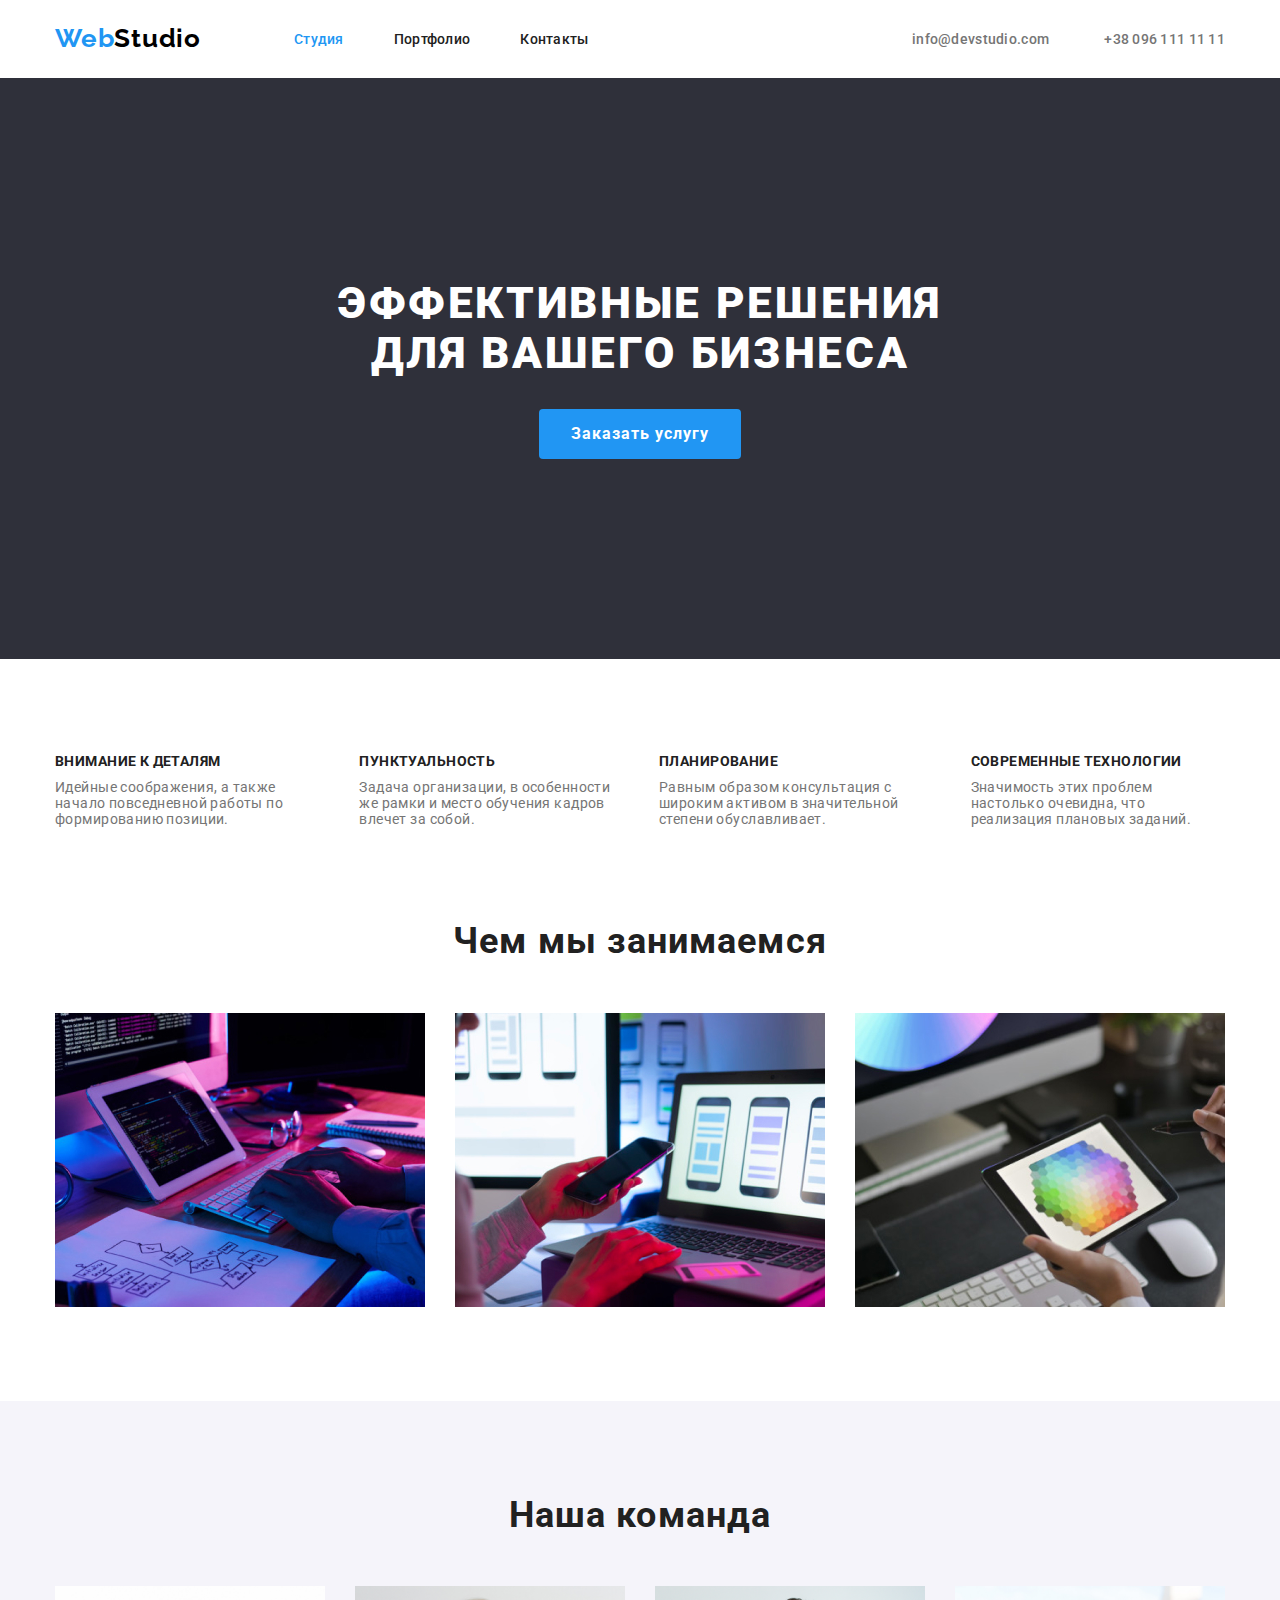
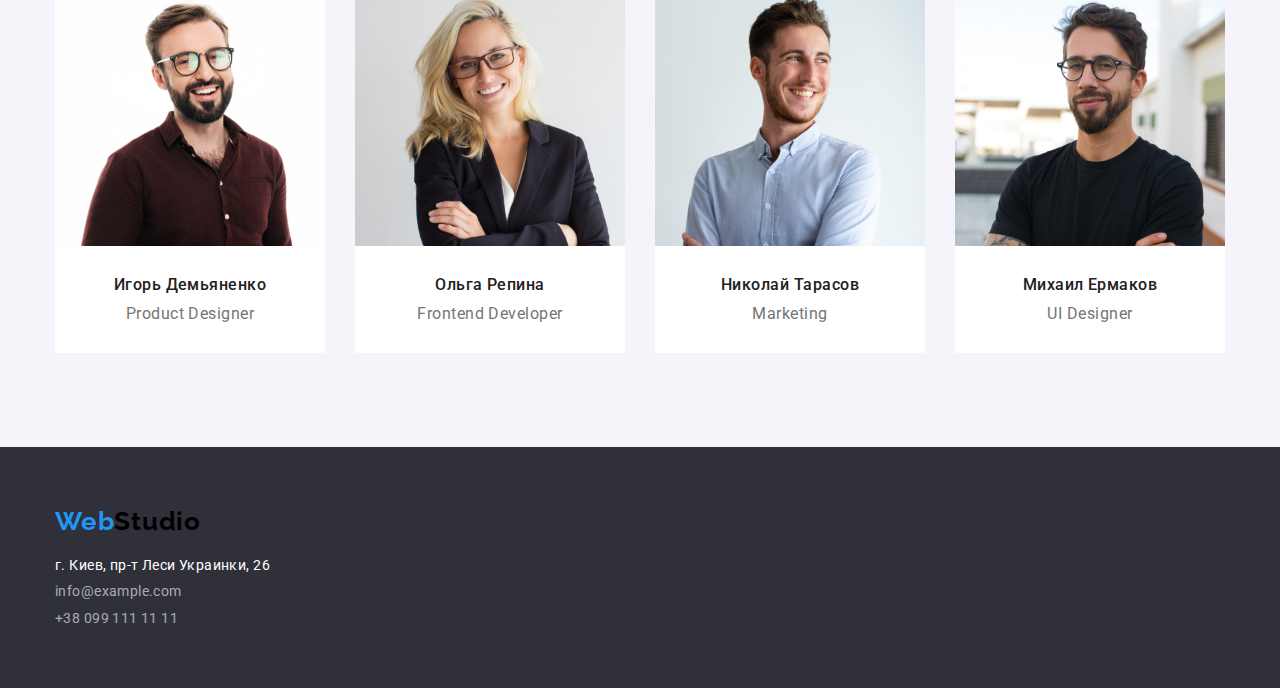
<file: index.html>
<!DOCTYPE html>
<html lang="ru">
<head>
    <meta charset="UTF-8">
    <meta name="viewport" content="width=device-width, initial-scale=1.0">
    <title>Web Studio</title>
    <link rel="stylesheet" href="https://cdnjs.cloudflare.com/ajax/libs/modern-normalize/1.0.0/modern-normalize.min.css">
    <link rel="stylesheet" href="./css/styles.css">
    <link rel="preconnect" href="https://fonts.gstatic.com">
    <link 
        href="https://fonts.googleapis.com/css2?family=Raleway:wght@700&family=Roboto:wght@400;500;700;900&display=swap" 
        rel="stylesheet">
</head>

<body class="page">
    <header class="header">
        <div class="container">
            <a class="logo" href="./index.html" aria-label="логотип сайта"><span class="logo-accent">Web</span>Studio</a>
            <nav class="site-nav">
                <ul class="menu-list">
                    <li class="menu-list-item">
                        <a class="menu-list-link current" href="#">Студия</a>
                    </li>
                    <li class="menu-list-item">
                        <a class="menu-list-link" href="./portfolio.html">Портфолио</a>
                    </li>
                    <li class="menu-list-item">
                        <a class="menu-list-link" href="#">Контакты</a>
                    </li>
                </ul>
            </nav>
            <address class="address">
                <a class="contact-mail" href="mailto:info@devstudio.com">info@devstudio.com</a>
                <a class="contact-phone" href="tel:+380961111111">+38 096 111 11 11</a>
            </address>
        </div>
    </header>
    
    <main>
        <!-- HERO -->
        <section class="hero">
            <div class="container">
                <p class="hero-title"> Эффективные решения <br /> 
                    для вашего бизнеса</p>
                <button class="modal-btn" type="button">Заказать услугу</button>
            </div>
        </section>

        <!-- FEATURES -->
        <section class="features">
            <div class="container">
                <ul class="features-title">
                <li class="features-title-item">
                    <h3 class="features-subtitle">Внимание к деталям</h3>
                    <p class="features-subtitle-text">Идейные соображения, а также начало повседневной работы по формированию позиции.</p>
                </li>
                <li class="features-title-item">
                    <h3 class="features-subtitle">Пунктуальность</h3>
                    <p class="features-subtitle-text">Задача организации, в особенности же рамки и место обучения кадров влечет за собой.</p>
                </li>
                <li class="features-title-item">
                    <h3 class="features-subtitle">Планирование</h3>
                    <p class="features-subtitle-text">Равным образом консультация с широким активом в значительной степени обуславливает.</p>
                </li>
                <li class="features-title-item">
                    <h3 class="features-subtitle">Современные технологии</h3>
                    <p class="features-subtitle-text">Значимость этих проблем настолько очевидна, что реализация плановых заданий.</p>
                </li>
            </ul>
            </div>
        </section>

        <!-- ABOUT -->
        <section class="about">
            <div class="container">
                <h2 class="title">Чем мы занимаемся</h2>
                <ul class="about-list">
                    <li class="about-list-item">
                        <img class="about-list-img" src="./images/about/about-img-1.jpg" alt="набор текста на клавиатуре" width="370" height="294">
                    </li>
                    <li class="about-list-item">
                        <img class="about-list-img" src="./images/about/about-img-2.jpg" alt="ввод данных с телефона" width="370" height="294">
                    </li>
                    <li class="about-list-item">
                        <img class="about-list-img" src="./images/about/about-img-3.jpg" alt="выбор цветов на планшете" width="370" height="294">
                    </li>
                </ul>
            </div>
        </section>

        <!-- TEAM -->
        <section class="team">
            <div class="container">
                <h2 class="title">Наша команда</h2>
                <ul class="team-list">
                    <li class="team-list-item">
                        <img class="team-list-img" src="./images/team/team-img-1.jpg" alt="фото мужчины в очках 1" width="270" height="260">
                    <div class="team-content">
                        <h3 class="team-name">Игорь Демьяненко</h3>
                        <p class="team-name-desc">Product Designer</p>
                    </div>
                    </li>
                    <li class="team-list-item">
                        <img class="team-list-img" src="./images/team/team-img-2.jpg" alt="фото женщины в очках" width="270" height="260">
                    <div class="team-content">
                        <h3 class="team-name">Ольга Репина</h3>
                        <p class="team-name-desc">Frontend Developer</p>
                    </div>
                    </li>
                    <li class="team-list-item">
                        <img class="team-list-img" src="./images/team/team-img-3.jpg" alt="фото мужчины 2" width="270" height="260">
                    <div class="team-content">
                        <h3 class="team-name">Николай Тарасов</h3>
                        <p class="team-name-desc">Marketing</p>
                    </div>
                    </li>
                    <li class="team-list-item">
                        <img class="team-list-img" src="./images/team/team-img-4.jpg" alt="фото мужчины в очках 3" width="270" height="260">
                    <div class="team-content">
                        <h3 class="team-name">Михаил Ермаков</h3>
                        <p class="team-name-desc">UI Designer</p>
                    </div>
                    </li>
                </ul>
            </div>
            
        </section>
    </main>

    <footer class="footer">
        <!-- CONTACTS -->
        <div class="container">
            <a class="logo" href="./index.html" aria-label="логотип сайта"><span class="logo-accent">Web</span>Studio</a>
            <address class="address">
                <p class="address-text">г. Киев, пр-т Леси Украинки, 26</p>
                <ul class="address-title">
                    <li class="address-item">
                        <a class="contact-list" href="mailto:info@example.com">info@example.com</a>
                    </li>
                    <li class="address-item">
                        <a class="contact-list" href="tel:+380991111111">+38 099 111 11 11</a>
                    </li>
                </ul>
            </address>
        </div>
    </footer>
</body>
</html>
</file>
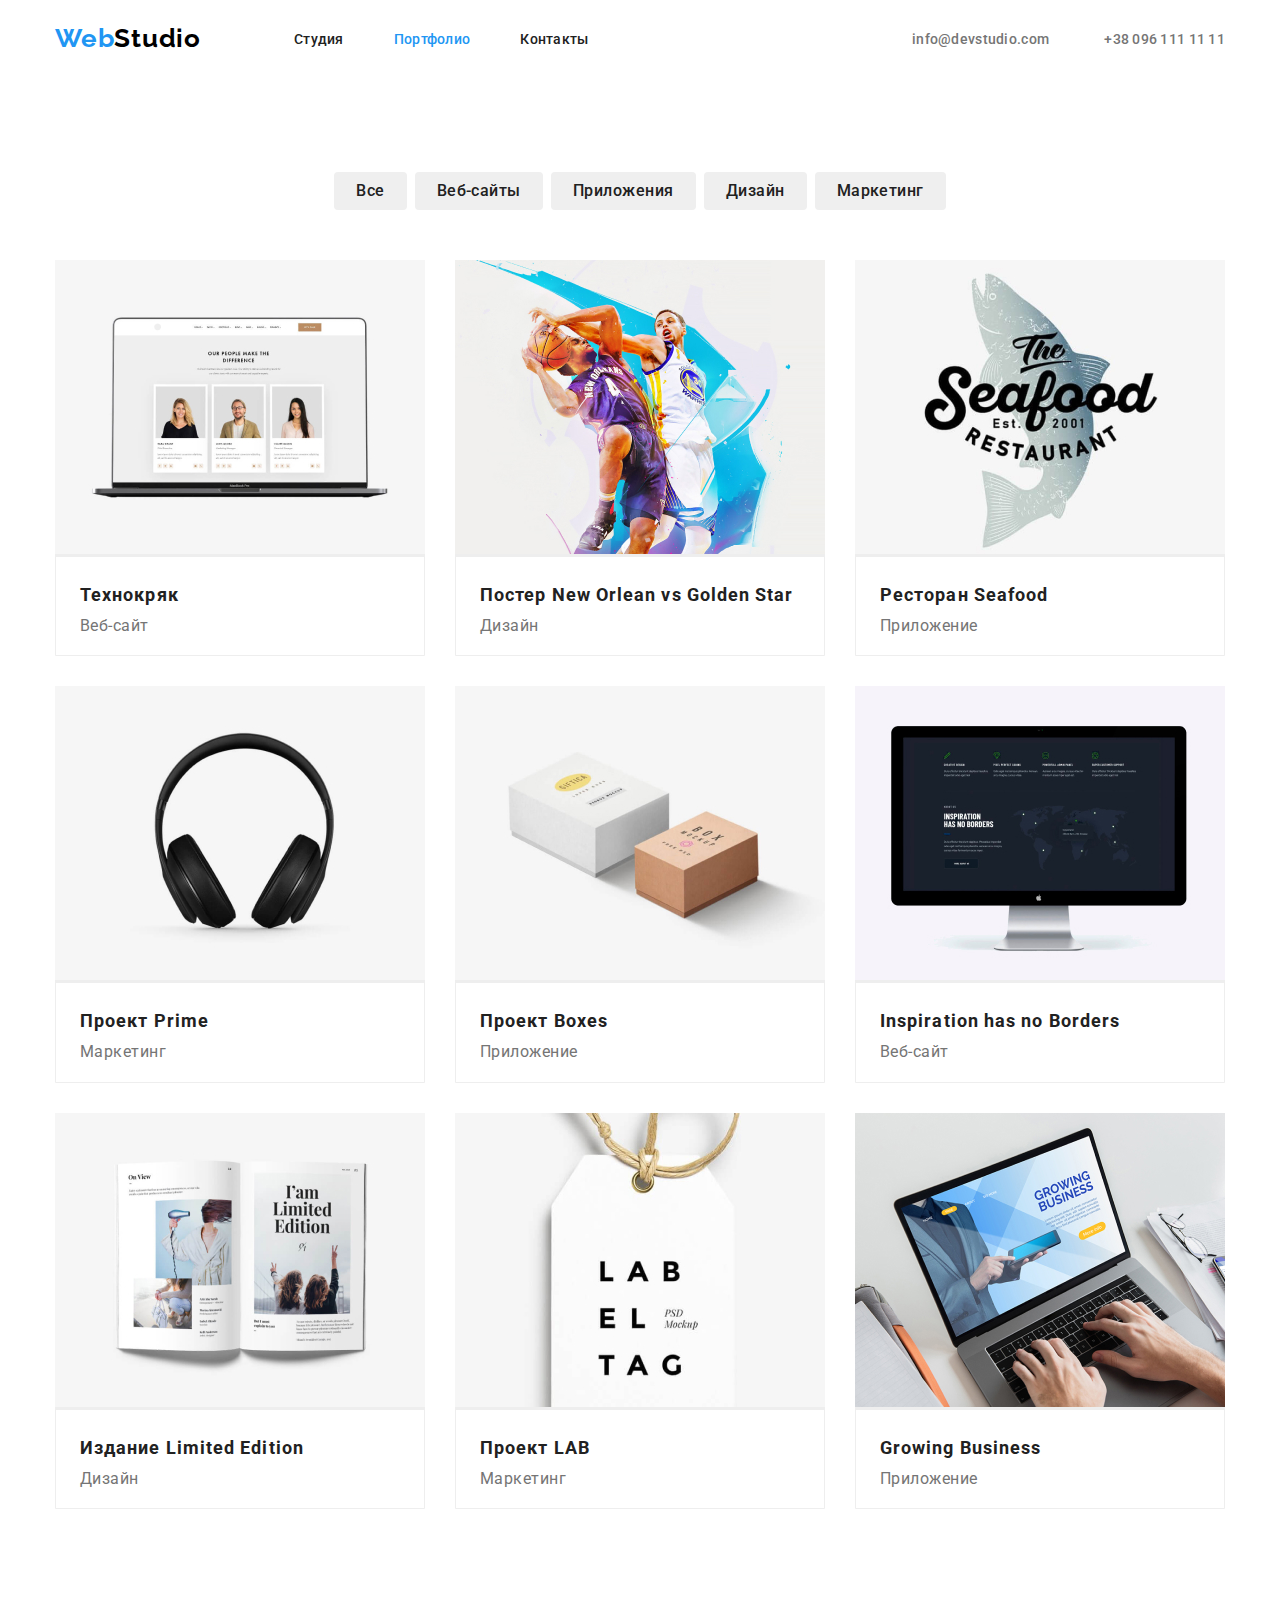
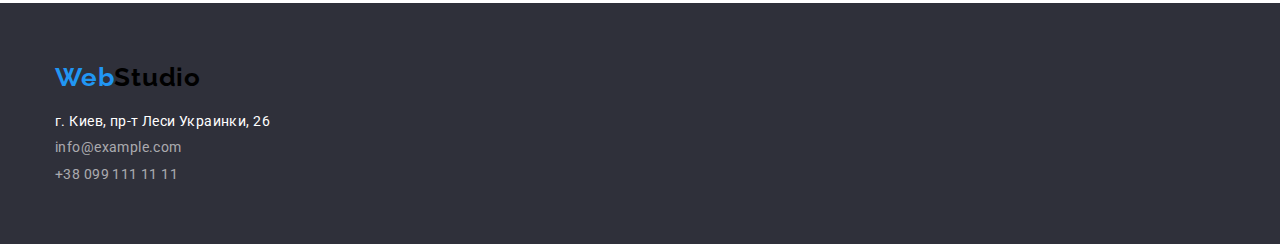
<file: portfolio.html>
<!DOCTYPE html>
<html lang="ru">
<head>
    <meta charset="UTF-8">
    <meta name="viewport" content="width=device-width, initial-scale=1.0">
    <title>Portfolio</title>
    <link rel="stylesheet" href="https://cdnjs.cloudflare.com/ajax/libs/modern-normalize/1.0.0/modern-normalize.min.css">
    <link rel="stylesheet" href="./css/styles.css">
    <link rel="preconnect" href="https://fonts.gstatic.com">
    <link 
        href="https://fonts.googleapis.com/css2?family=Raleway:wght@700&family=Roboto:wght@400;500;700;900&display=swap" 
        rel="stylesheet">
</head>

<body class="page">
    <header class="header">
        <div class="container">
            <a class="logo" href="./index.html" aria-label="логотип сайта">
            <span class="logo-accent">Web</span>Studio</a>
            <nav class="site-nav">
                <ul class="menu-list">
                    <li class="menu-list-item">
                        <a class="menu-list-link" href="./index.html">Студия</a>
                    </li>
                    <li class="menu-list-item">
                        <a class="menu-list-link current" href="#">Портфолио</a>
                    </li>
                    <li class="menu-list-item">
                        <a class="menu-list-link" href="#">Контакты</a>
                    </li>
                </ul>
            </nav>
            <address class="address">
                <a class="contact-mail" href="mailto:info@devstudio.com">info@devstudio.com</a>
                <a class="contact-phone" href="tel:+380961111111">+38 096 111 11 11</a>
            </address>
        </div>
    </header>

    <main>
        <!--PROJECTS-->
        <section class="projects">
            <div class="container-projects">
                <ul class="filter-title items">
                    <li class="filter-item">
                        <button class="filter-btn" type="button">Все</button>
                    </li>
                    <li class="filter-item">
                        <button class="filter-btn" type="button">Веб-сайты</button>
                    </li>
                    <li class="filter-item">
                        <button class="filter-btn" type="button">Приложения</button>
                    </li>
                    <li class="filter-item">
                        <button class="filter-btn" type="button">Дизайн</button>
                    </li>
                    <li class="filter-item">
                        <button class="filter-btn" type="button">Маркетинг</button>
                    </li>
                </ul>
            
                <ul class="portfolio-title items">
                    <li class="projects-list">                    
                        <img src="./images/projects/project-img.jpg" alt="изображение сайта на ноутбуке" width="370" height="294">
                        <div class="card">
                            <h3 class="project-title">Технокряк</h3>
                            <a class="project-text" href="#">Веб-сайт</a>
                        </div>
                    </li>
                    
                    <li class="projects-list">
                        <img src="./images/projects/project-img-1.jpg" alt="два баскетболиста" width="370" height="294">
                        <div class="card">
                            <h3 class="project-title">Постер New Orlean vs Golden Star</h3>
                            <a class="project-text" href="#">Дизайн</a>
                        </div>
                    </li>
                    
                    <li class="projects-list">
                        <img src="./images/projects/project-img-2.jpg" alt="логотип ресторана" width="370" height="294">
                        <div class="card">
                            <h3 class="project-title">Ресторан Seafood</h3>
                            <a class="project-text" href="#">Приложение</a>
                        </div>
                    </li>
                    
                    <li class="projects-list">
                        <img src="./images/projects/project-img-3.jpg" alt="наушники" width="370" height="294">
                        <div class="card">
                            <h3 class="project-title">Проект Prime</h3>
                            <a class="project-text" href="#">Маркетинг</a>
                        </div>
                    </li>
                    
                    <li class="projects-list">
                        <img src="./images/projects/project-img-4.jpg" alt="две коробки" width="370" height="294">
                        <div class="card">
                            <h3 class="project-title">Проект Boxes</h3>
                            <a class="project-text" href="#">Приложение</a>
                        </div>
                    </li>
                    
                    <li class="projects-list">
                        <img src="./images/projects/project-img-5.jpg" alt="монитор" width="370" height="294">
                        <div class="card">
                            <h3 class="project-title">Inspiration has no Borders</h3>
                            <a class="project-text" href="#">Веб-сайт</a>
                        </div>
                    </li>
                    
                    <li class="projects-list">
                        <img src="./images/projects/project-img-6.jpg" alt="раскрытый журнал" width="370" height="294">
                        <div class="card">
                            <h3 class="project-title">Издание Limited Edition</h3>
                            <a class="project-text" href="#">Дизайн</a>
                        </div>
                    </li>
                    
                    <li class="projects-list"> 
                        <img src="./images/projects/project-img-7.jpg" alt="бирка" width="370" height="294">
                        <div class="card">
                            <h3 class="project-title">Проект LAB</h3>
                            <a class="project-text" href="#">Маркетинг</a>
                        </div>
                    </li>
                    
                    <li class="projects-list">
                        <img src="./images/projects/project-img-8.jpg" alt="набор текста на клавиатуре ноутбука" width="370" height="294">
                        <div class="card">
                            <h3 class="project-title">Growing Business</h3>
                            <a class="project-text" href="#">Приложение</a>
                        </div>
                    </li>
                </ul>
            </div>
        </section>

    </main>
    <footer class="footer">
        <!-- CONTACTS -->
        <div class="container">
            <a class="logo" href="./index.html" aria-label="логотип сайта"><span class="logo-accent">Web</span>Studio</a>
                <address class="address">
                    <p class="address-text">г. Киев, пр-т Леси Украинки, 26</p>
                    <ul class="address-title">
                        <li class="address-item">
                            <a class="contact-list" href="mailto:info@example.com">info@example.com</a>
                        </li>
                        <li class="address-item">
                            <a class="contact-list" href="tel:+380991111111">+38 099 111 11 11</a>
                        </li>
                    </ul>
            </address>
        </div>
    </footer>
</body>
</html>
</file>
<file: css/styles.css>
:root {
  --main-font: 'Roboto', sans-serif;
  --secondary-font: 'Raleway', sans-serif;
  --card-set: 30px;
  --accent-color: #2196F3;
}

/* =============================СТУДИЯ============================= */

body {
    color: #212121;
}

ul {
    list-style: none;
}

a {
    text-decoration: none;
}

h1,
h2,
h3,
h4,
h5,
h6 {
    margin: 0;
}

ul,
ol {
    margin: 0;
    padding: 0;
}

p {
    margin: 0;
}

img {
    display: block;
    max-width: 100%;
    height: auto;
}

.logo {
    font-family: var(--secondary-font);
    font-weight: 700;
    font-size: 26px;
    line-height: 1,192;
    letter-spacing: 0.03em;
    color: #000000;
}

.logo-accent {
    font-family: var(--secondary-font);
    font-weight: 700;
    font-size: 26px;
    line-height: 1,192;
    letter-spacing: 0.03em;
    color: var(--accent-color);
}

.menu-list-link {
    font-family: var(--main-font);
    font-weight: 500;
    font-size: 14px;
    line-height: 1,142;
    letter-spacing: 0.02em;
    color: #212121;
}

.current {
    color: var(--accent-color)
}

.menu-list-link:hover,
.menu-list-link:focus,
.contact-mail:hover,
.contact-mail:focus,
.contact-phone:hover,
.contact-phone:focus  {
    color: var(--accent-color);
}

/* ------ HEADER ------ */

.header {
    padding-top: 24px;
    padding-bottom: 24px;
}
.header .logo {
    margin-right: 93px;
}

.site-nav {
    display: flex;
    align-items: center;
}

.menu-list {
    display: flex;
}

.menu-list-item:not(:last-child) {
    margin-right: 50px;
}

.header .address {
    margin-left: auto;
}

.contact-mail{
    font-family: var(--main-font);
    margin-right: 50px;
    font-weight: 500;
    font-size: 14px;
    line-height: 1,172;
    letter-spacing: 0.02em;
    color: #757575;
}

.contact-phone{
    font-family: var(--main-font);
    font-weight: 500;
    font-size: 14px;
    line-height: 1,172;
    letter-spacing: 0.02em;
    color: #757575;
}

.address {
    font-style: normal;
}

.header .container {
    display: flex;
    align-items: center;
}

.container {
    width: 1200px;
    padding: 0px 15px;
    margin: auto;
}
/* ------ END HEADER ------ */

/* ------ HERO ------ */
.hero {
    display: flex;
    justify-content: center;
    margin: auto;
    align-items: center;
    text-align: center;
    padding-top: 200px;
    padding-bottom: 200px;
    min-height: 400px;

    background-color: #2F303A;
}

.hero-title {
    margin-bottom: 30px;
    
    color: #FFFFFF;
    
    font-family: var(--main-font);
    font-weight: 900;
    font-size: 44px;
    line-height: 1,364;
    letter-spacing: 0.06em;
    text-transform: uppercase;
}

.modal-btn {
    font-family: var(--main-font);
    min-width: 160px;
    height: 50px;
    border-radius: 4px;
    font-weight: 700;
    font-size: 16px;
    line-height: 1,875;
    display: inline-block;
    align-items: center;
    letter-spacing: 0.06em;
    border: transparent;
    cursor: pointer;
    padding: 10px 32px;
    color: #FFFFFF;
    background-color: var(--accent-color);
}
/* ------ END HERO ------ */

/* ------ FEATURES ------ */
.features-title {
    display: flex;
}

.features-title-item:not(:last-child) {
    margin-right: 30px;
}

.features-subtitle {
    margin-bottom: 10px;
    font-family: var(--main-font);
    font-weight: 700;
    font-size: 14px;
    line-height: 1,143;
    letter-spacing: 0.03em;
    text-transform: uppercase;
    color: #212121;
}

.features-subtitle-text {
    font-family: var(--main-font);
    font-style: 400;
    font-size: 14px;
    line-height: 1,714;
    letter-spacing: 0.03em;
    color: #757575;
}

.features {
    padding-top: 94px;
    padding-bottom: 94px;
}

/* ------ END FEATURES ------ */

/* ------ ABOUT ------ */
.title {
    margin-bottom: 50px;
    font-family: var(--main-font);
    font-weight: 700;
    font-size: 36px;
    line-height: 1,167;
    letter-spacing: 0.03em;
    text-align: center;
    color: #212121;
}

.about-list {
    display: flex;
}

.about-list-item:not(:last-child) {
    margin-right: 30px;
}

.about {
    padding-bottom: 94px;
}
/* ------ END ABOUT ------ */

/* ------ TEAM ------ */
.team-list {
    display: flex;
    flex-wrap: wrap;
}

.team-list-item:not(:last-child) {
    text-align: center;
    padding: 0;
    width: 270px;
    margin-right: 30px;
    background-color: #FFFFFF;
}
.team-list-item:last-child {
    background-color: #FFFFFF;
}

.team-name {
    margin-bottom: 10px;
    font-family: var(--main-font);
    font-weight: 500;
    font-size: 16px;
    line-height: 1,187;
    text-align: center;
    letter-spacing: 0.03em;
    color: #212121;
}

.team-name-desc {
    font-family: var(--main-font);
    font-style: normal;
    font-size: 16px;
    line-height: 1,187;
    letter-spacing: 0.03em;
    text-align: center;
    color: #757575;
}

.team-content {
    padding: 30px 55px;
}

.team {
    padding-top: 94px;
    padding-bottom: 94px;
    background: #F5F4FA;
}
/* ------ END TEAM ------ */

/* ------ FOOTER ------ */
footer {
    padding: 60px 0px;
    background-color: #2F303A;
}
.footer .address {
    margin-top: 20px;
}

.address-text {
    margin-bottom: 9px;
    font-family: var(--main-font);
    font-weight: 400;
    font-size: 14px;
    line-height: 1,714;
    letter-spacing: 0.03em;
    color: #FFFFFF;
}

.address-item:not(:last-child) {
    margin-bottom: 9px;
}

.contact-list {
    font-family: var(--main-font);
    font-weight: 400;
    font-size: 14px;
    line-height: 1,714;
    letter-spacing: 0.03em;
    color: rgba(255, 255, 255, 0.6);
}
/* ------ END FOOTER ------ */

/* =============================ПОРТФОЛИО============================= */
.items {
    display: flex;
}

.container-projects {
    width: 1200px;
    padding: 94px 15px;
    margin: auto;
}

.filter-title {
    margin-bottom: 50px;
    justify-content: center;
}

.filter-item:not(:last-child) {
    margin-right: 8px;
    border-radius: 4px;
    border-color: #eeeeee;
}

.filter-btn {
    padding: 6px 22px;
    font-family: var(--main-font);
    font-weight: 500;
    font-size: 16px;
    line-height: 1,625;
    text-align: center;
    letter-spacing: 0.03em;
    height: 38px;
    top: 174px;
    border-radius: 4px;
    border: transparent;
    cursor: pointer;
    color: #212121;
}

.filter-btn:hover,
.filter-btn:focus {
    color: #FFFFFF;
    background-color: var(--accent-color);
}

.portfolio-title {
    flex-wrap: wrap;
    padding: 0;
}

.portfolio-title {
    flex-basis: calc (100% / 3 - var(--card-set));
    margin-top: -30px;
    margin-left: -30px;
}

.projects-list {
    margin-top: var(--card-set);
    margin-left: var(--card-set);
}

.card {
    display: block;
    padding: 20px 24px;
    max-width: 370px;
    border-style: solid;
    border-right-width: 1px;
    border-bottom-width: 1px;
    border-left-width: 1px;
    border-bottom-left-radius: 1px;
    border-bottom-right-radius: 1px;
    border-color: #eeeeee;
}

.project-text {
    display: block;
    font-family: var(--main-font);
    font-weight: 400;
    font-size: 16px;
    line-height: 1,875;
    letter-spacing: 0.03em;
    color: #757575;
}

.project-title {
    margin-bottom: 4px;
    font-family: var(--main-font);
    font-weight: 700;
    font-size: 18px;
    line-height: 2;
    letter-spacing: 0.06em;
    color: #212121;
}
/* ------ END PROJECTS ------*/
</file>
